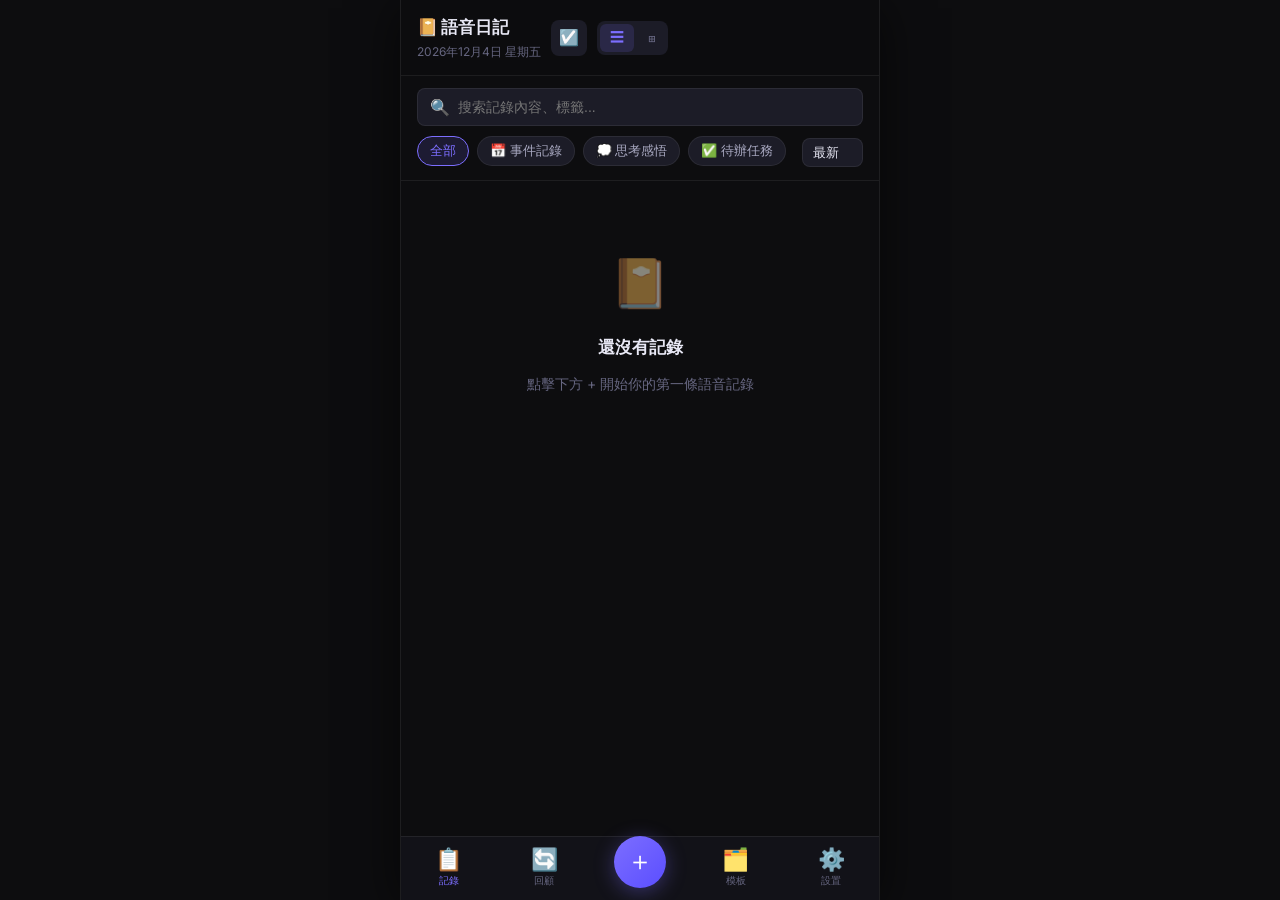
<file: index.html>
<!DOCTYPE html>
<html lang="zh-TW">
<head>
  <meta charset="UTF-8">
  <meta name="viewport" content="width=device-width, initial-scale=1.0, maximum-scale=1.0, user-scalable=no, viewport-fit=cover">
  <meta name="theme-color" content="#0D0D0F">
  <meta name="apple-mobile-web-app-capable" content="yes">
  <meta name="apple-mobile-web-app-status-bar-style" content="black-translucent">
  <meta name="apple-mobile-web-app-title" content="語音日記">
  <meta name="description" content="用語音記錄生活，AI 幫你反思總結，規避重複錯誤，讓每一天更有意義">
  <title>語音日記 · VoiceJournal</title>
  <link rel="manifest" href="manifest.json">
  <link rel="preconnect" href="https://fonts.googleapis.com">
  <link href="https://fonts.googleapis.com/css2?family=Inter:wght@400;500;600;700;800&display=swap" rel="stylesheet">
  <link rel="stylesheet" href="styles.css?v=6">
</head>
<body>

<div id="app">

  <!-- ════════════════════════════════════════════
       📋 視圖一：記錄列表
  ═══════════════════════════════════════════════ -->
  <section class="view" id="view-list" style="display:none">
    <div class="topbar">
      <div>
        <div class="topbar-title">📔 語音日記</div>
        <div class="topbar-sub" id="list-date"></div>
      </div>
      <button class="topbar-btn" id="select-all-btn" title="批量選擇">☑️</button>
      <div class="view-toggle">
        <button class="view-toggle-btn active" id="toggle-compact" title="緊湊模式">☰</button>
        <button class="view-toggle-btn" id="toggle-card" title="卡片模式">⊞</button>
      </div>
    </div>

    <!-- 工具欄 -->
    <div class="list-toolbar">
      <div class="search-box">
        <span class="search-icon">🔍</span>
        <input id="search-input" type="search" placeholder="搜索記錄內容、標籤...">
      </div>
      <div style="display:flex; gap:8px; align-items:center">
        <div class="filter-row" id="filter-bar" style="flex:1"></div>
        <select class="input" id="sort-select" style="width:auto;padding:6px 10px;font-size:13px;flex-shrink:0">
          <option value="newest">最新</option>
          <option value="oldest">最早</option>
          <option value="importance">最重要</option>
        </select>
      </div>
    </div>

    <!-- 批量操作欄 -->
    <div class="bulk-bar" id="bulk-bar">
      <span class="bulk-bar-info" id="bulk-count">已選 0 條</span>
      <button class="btn btn-sm btn-teal" id="bulk-export-btn">導出選中</button>
      <button class="btn btn-sm btn-secondary" id="select-all-btn2">全選</button>
    </div>

    <!-- 條目列表 -->
    <div id="entries-list" style="flex:1;overflow-y:auto;padding-top:4px"></div>
  </section>

  <!-- ════════════════════════════════════════════
       ✍️ 視圖二：新增記錄
  ═══════════════════════════════════════════════ -->
  <section class="view" id="view-new" style="display:none">
    <div class="topbar">
      <button class="topbar-btn back-btn">←</button>
      <div class="topbar-title">新增記錄</div>
      <button class="btn btn-primary btn-sm" id="save-entry-btn">保存</button>
    </div>

    <div class="new-scroll">
      <!-- 1. 語音輸入 -->
      <div class="card voice-area" style="margin-bottom:14px">
        <div style="font-size:12px;font-weight:700;color:var(--text-3);margin-bottom:8px">
          🎙️ 語音 / 文字輸入
        </div>
        <div class="voice-btn-wrap" style="padding:16px 0">
          <button class="voice-main-btn" id="voice-btn">🎙️</button>
          <div class="voice-hint" id="voice-hint">點擊開始語音輸入</div>
        </div>
        <textarea class="transcription-box" id="raw-text-area"
          placeholder="語音識別結果會顯示在這裡，也可以直接打字..."></textarea>
      </div>

      <!-- 2. 選類別 -->
      <div style="margin-bottom:14px">
        <div class="input-label" style="margin-bottom:8px">🗂️ 選擇分類</div>
        <div class="template-row" id="cat-chips"></div>
      </div>

      <!-- 3. 選模板 -->
      <div style="margin-bottom:14px">
        <div class="input-label" style="margin-bottom:8px">📋 選擇模板</div>
        <div class="template-row" id="tpl-chips"></div>
      </div>

      <!-- 4. AI 生成 -->
      <button class="btn btn-primary btn-block btn-lg" id="ai-generate-btn" style="margin-bottom:14px">
        ✨ AI 套模板整理
      </button>

      <!-- AI 結果展示 -->
      <div class="ai-result-box" id="ai-result-box" style="display:none; margin-bottom:14px">
        <div class="ai-result-header">
          <span>✨</span>
          <span>AI 整理結果</span>
          <button class="btn btn-ghost btn-sm" id="ai-regenerate-btn" style="margin-left:auto">重新生成</button>
        </div>
        <div class="ai-result-content" id="ai-result-content"></div>
      </div>

      <!-- 5. 標籤 -->
      <div class="input-group">
        <div class="input-label">🏷️ 標籤</div>
        <div class="tags-input-wrap" id="tags-wrap"></div>
      </div>

      <!-- 6. 重要程度 -->
      <div class="input-group">
        <div class="input-label">⭐ 重要程度</div>
        <div class="importance-btns" id="importance-wrap">
          <button class="imp-btn selected" data-imp="0">普通</button>
          <button class="imp-btn" data-imp="1">⭐ 重要</button>
          <button class="imp-btn" data-imp="2">⭐⭐ 很重要</button>
          <button class="imp-btn" data-imp="3">⭐⭐⭐ 極重要</button>
        </div>
      </div>

      <div style="height:20px"></div>
    </div>
  </section>

  <!-- ════════════════════════════════════════════
       📄 視圖三：記錄詳情 + AI 對話
  ═══════════════════════════════════════════════ -->
  <section class="view" id="view-detail" style="display:none">
    <div class="topbar">
      <button class="topbar-btn back-btn">←</button>
      <div class="topbar-title" id="detail-topbar-title">記錄詳情</div>
      <button class="topbar-btn" id="delete-entry-btn" title="刪除">🗑️</button>
    </div>

    <div style="flex:1; overflow-y:auto; display:flex; flex-direction:column">
      <!-- 元信息 -->
      <div class="detail-meta" id="detail-meta" style="padding:12px 16px"></div>

      <!-- 正文內容 -->
      <div class="detail-content" id="detail-content"></div>

      <!-- AI 對話區 -->
      <div class="chat-section">
        <div class="chat-section-title">
          <span>💬</span> AI 對話
          <button class="apply-template-btn" id="apply-template-btn" style="margin-left:auto;margin:0">
            📋 一鍵套模板整理
          </button>
        </div>
        <div class="chat-messages" id="chat-messages" style="padding:12px 16px;gap:10px;min-height:120px;max-height:300px;overflow-y:auto"></div>
        <div class="chat-input-row">
          <textarea class="chat-input" id="chat-input" rows="1"
            placeholder="選中文字或直接輸入問題..."></textarea>
          <button class="chat-voice-btn" id="chat-voice-btn">🎙️</button>
          <button class="chat-send-btn" id="chat-send-btn">➤</button>
        </div>
      </div>
    </div>
  </section>

  <!-- ════════════════════════════════════════════
       🗂️ 視圖四：模板管理
  ═══════════════════════════════════════════════ -->
  <section class="view" id="view-templates" style="display:none">
    <div class="topbar">
      <div class="topbar-title">🗂️ 模板管理</div>
      <button class="btn btn-primary btn-sm" id="add-template-btn">+ 新增模板</button>
    </div>
    <div style="flex:1;overflow-y:auto">
      <div id="templates-list" style="padding-bottom:20px"></div>
    </div>
  </section>

  <!-- ════════════════════════════════════════════
       🔄 視圖五：回顧中心
  ═══════════════════════════════════════════════ -->
  <section class="view" id="view-review" style="display:none">
    <div class="topbar">
      <div class="topbar-title">🔄 回顧中心</div>
    </div>
    <div style="flex:1;overflow-y:auto;padding-bottom:20px">
      <!-- 日期頭 -->
      <div class="review-header-card">
        <div class="date-big" id="review-date">今天</div>
        <h2>讓記錄從有記到有悟</h2>
      </div>

      <!-- 歷史上的今天 -->
      <div class="review-card-section">
        <div class="review-card-header">
          <span>🕐</span> 歷史上的今天
        </div>
        <div class="review-card-body" id="history-today-list">
          <div style="color:var(--text-3);font-size:14px">加載中...</div>
        </div>
      </div>

      <!-- 錯誤模式分析 -->
      <div class="review-card-section">
        <div class="review-card-header">
          <span>🔁</span> 錯誤模式分析
        </div>
        <div class="review-card-body">
          <p style="font-size:14px;color:var(--text-2);margin-bottom:12px;line-height:1.6">
            AI 掃描你所有錯誤復盤記錄，找出你反復踩的坑，告訴你下次怎麼避免。
          </p>
          <button class="btn btn-primary btn-block" id="error-analysis-btn">
            🧠 分析我的錯誤模式
          </button>
        </div>
      </div>

      <!-- 週報 -->
      <div class="review-card-section">
        <div class="review-card-header">
          <span>📊</span> 週報生成
        </div>
        <div class="review-card-body">
          <p style="font-size:14px;color:var(--text-2);margin-bottom:12px;line-height:1.6">
            AI 總結本週記錄，找出亮點和待改進，生成下週行動計劃。
          </p>
          <button class="btn btn-teal btn-block" id="weekly-report-btn">
            📝 生成本週回顧
          </button>
        </div>
      </div>
    </div>
  </section>

  <!-- ════════════════════════════════════════════
       ⚙️ 視圖六：設置
  ═══════════════════════════════════════════════ -->
  <section class="view" id="view-settings" style="display:none">
    <div class="topbar">
      <div class="topbar-title">⚙️ 設置</div>
    </div>
    <div style="flex:1;overflow-y:auto;padding-bottom:20px">

      <div class="section-title">AI 配置</div>
      <div class="settings-section">
        <div class="settings-group">
          <div class="settings-item" id="api-key-item" style="cursor:pointer">
            <div class="settings-icon" style="background:var(--primary-dim)">🔑</div>
            <div class="settings-info">
              <div class="settings-label">Gemini API Key（免費）</div>
              <div class="settings-sub">點擊設置或更改</div>
            </div>
            <div class="settings-value" id="api-key-value">未設置</div>
            <div class="settings-arrow">›</div>
          </div>
          <div class="settings-item" id="deepseek-item" style="cursor:pointer">
            <div class="settings-icon" style="background:rgba(78,205,196,0.15)">🤖</div>
            <div class="settings-info">
              <div class="settings-label">DeepSeek / 切換 AI 提供商</div>
              <div class="settings-sub">超便宜的付費方案，幾乎無限制</div>
            </div>
            <div class="settings-value" id="provider-value">Gemini</div>
            <div class="settings-arrow">›</div>
          </div>
        </div>
      </div>

      <div class="section-title">使用統計</div>
      <div class="settings-section">
        <div class="settings-group">
          <div class="settings-item">
            <div class="settings-icon" style="background:rgba(107,203,119,0.15)">📊</div>
            <div class="settings-info">
              <div class="settings-label">我的記錄</div>
            </div>
            <div class="settings-value" id="stats-value">0 條</div>
          </div>
        </div>
      </div>

      <div class="section-title">語音識別</div>
      <div class="settings-section">
        <div class="settings-group">
          <div class="settings-item">
            <div class="settings-icon" style="background:rgba(255,217,61,0.15)">🌏</div>
            <div class="settings-info">
              <div class="settings-label">識別語言</div>
            </div>
            <select class="input" id="voice-lang-select" style="width:auto;padding:6px 10px;font-size:13px;max-width:140px">
              <option value="zh-TW">繁體中文</option>
              <option value="zh-CN">簡體中文</option>
              <option value="en-US">英文</option>
            </select>
          </div>
        </div>
      </div>

      <div class="section-title">數據管理</div>
      <div class="settings-section">
        <div class="settings-group">
          <div class="settings-item" id="goto-data-mgmt" style="cursor:pointer">
            <div class="settings-icon" style="background:rgba(255,107,107,0.15)">💾</div>
            <div class="settings-info">
              <div class="settings-label">備份 & 恢復</div>
              <div class="settings-sub">導出 / 導入 JSON 備份文件</div>
            </div>
            <div class="settings-arrow">›</div>
          </div>
        </div>
      </div>

      <div class="section-title">關於</div>
      <div class="settings-section">
        <div class="settings-group">
          <div class="settings-item">
            <div class="settings-icon" style="background:var(--primary-dim)">📔</div>
            <div class="settings-info">
              <div class="settings-label">語音日記 VoiceJournal</div>
              <div class="settings-sub">數據全部存在你的設備本地，完全私密</div>
            </div>
            <div class="settings-value">v1.0</div>
          </div>
        </div>
      </div>
    </div>
  </section>

  <!-- ════════════════════════════════════════════
       💾 視圖七：數據管理
  ═══════════════════════════════════════════════ -->
  <section class="view" id="view-data" style="display:none">
    <div class="topbar">
      <button class="topbar-btn back-btn">←</button>
      <div class="topbar-title">💾 數據管理</div>
    </div>
    <div style="flex:1;overflow-y:auto;padding-bottom:20px">

      <!-- 統計 -->
      <div class="backup-info-card">
        <div class="backup-stat">
          <div class="backup-stat-item">
            <div class="backup-stat-num" id="stat-entries">0</div>
            <div class="backup-stat-label">條記錄</div>
          </div>
          <div class="backup-stat-item">
            <div class="backup-stat-num" id="stat-days">0</div>
            <div class="backup-stat-label">記錄天數</div>
          </div>
        </div>
        <p style="font-size:13px;color:var(--text-3);text-align:center;line-height:1.5">
          數據存儲在你設備的瀏覽器本地<br>建議定期備份到雲端或電腦保存
        </p>
      </div>

      <div class="section-title">備份 & 恢復</div>
      <div class="settings-section">
        <div class="settings-group">
          <div class="settings-item" id="export-btn" style="cursor:pointer">
            <div class="settings-icon" style="background:rgba(107,203,119,0.15)">📤</div>
            <div class="settings-info">
              <div class="settings-label">一鍵全量備份</div>
              <div class="settings-sub">下載包含所有記錄的 JSON 備份文件</div>
            </div>
            <div class="settings-arrow">›</div>
          </div>
          <div class="settings-item" id="import-btn" style="cursor:pointer">
            <div class="settings-icon" style="background:rgba(124,110,255,0.15)">📥</div>
            <div class="settings-info">
              <div class="settings-label">一鍵恢復</div>
              <div class="settings-sub">從 JSON 文件導入（支持合併/覆蓋）</div>
            </div>
            <div class="settings-arrow">›</div>
          </div>
        </div>
      </div>

      <div class="section-title">導出格式</div>
      <div class="settings-section">
        <div class="settings-group">
          <div class="settings-item" id="export-md-btn" style="cursor:pointer">
            <div class="settings-icon" style="background:rgba(78,205,196,0.15)">📝</div>
            <div class="settings-info">
              <div class="settings-label">導出為 Markdown</div>
              <div class="settings-sub">所有記錄的可讀文本格式</div>
            </div>
            <div class="settings-arrow">›</div>
          </div>
        </div>
      </div>

      <div class="section-title">危險操作</div>
      <div class="settings-section">
        <div class="settings-group">
          <div class="settings-item" id="clear-data-btn" style="cursor:pointer">
            <div class="settings-icon" style="background:var(--red-dim)">⚠️</div>
            <div class="settings-info">
              <div class="settings-label" style="color:var(--red)">清除所有數據</div>
              <div class="settings-sub">刪除包含所有記錄、模板、設置</div>
            </div>
          </div>
        </div>
      </div>
    </div>
  </section>

  <!-- ════════════════════════════════════════════
       底部導航欄
  ═══════════════════════════════════════════════ -->
  <nav class="bottom-nav">
    <button class="nav-btn active" data-view="list">
      <span class="nav-icon">📋</span>
      <span class="nav-label">記錄</span>
    </button>
    <button class="nav-btn" data-view="review">
      <span class="nav-icon">🔄</span>
      <span class="nav-label">回顧</span>
    </button>
    <div class="nav-center">
      <button class="nav-add-btn" id="nav-add-btn">＋</button>
    </div>
    <button class="nav-btn" data-view="templates">
      <span class="nav-icon">🗂️</span>
      <span class="nav-label">模板</span>
    </button>
    <button class="nav-btn" data-view="settings">
      <span class="nav-icon">⚙️</span>
      <span class="nav-label">設置</span>
    </button>
  </nav>

</div>

<!-- Toast 容器 -->
<div id="toast-container"></div>

<script>
  // 設置當天日期
  document.addEventListener('DOMContentLoaded', () => {
    const d = new Date();
    const el = document.getElementById('list-date');
    if (el) el.textContent = d.toLocaleDateString('zh-TW', { year:'numeric', month:'long', day:'numeric', weekday:'long' });

    // 語言設置初始化
    const langSelect = document.getElementById('voice-lang-select');
    if (langSelect) {
      langSelect.value = localStorage.getItem('voice_lang') || 'zh-TW';
      langSelect.addEventListener('change', (e) => {
        localStorage.setItem('voice_lang', e.target.value);
      });
    }

    // 數據管理跳轉
    document.getElementById('goto-data-mgmt')?.addEventListener('click', () => {
      // 找到 app.js 的 navigate 函數（通過 module 方式已掛載到全局）
      window.__navigate?.('data');
    });

    // Markdown 導出
    document.getElementById('export-md-btn')?.addEventListener('click', async () => {
      window.__exportMarkdown?.();
    });

    // 清除數據
    document.getElementById('clear-data-btn')?.addEventListener('click', () => {
      // 使用自定義確認框
      const overlay = document.createElement('div');
      overlay.className = 'modal-overlay';
      overlay.innerHTML = `
        <div class="modal" style="text-align:center">
          <div class="modal-handle"></div>
          <div style="font-size:17px;font-weight:700;margin-bottom:10px">⚠️ 危險操作</div>
          <div style="font-size:15px;color:var(--text-2);line-height:1.6;margin-bottom:20px">
            將清除所有日記記錄、模板和設置。<br>
            <strong style="color:var(--red)">此操作無法撤銷！</strong><br>
            請確認已備份數據後再繼續。
          </div>
          <div class="modal-actions">
            <button class="btn btn-secondary" id="clr-cancel">取消，我再想想</button>
            <button class="btn btn-danger" id="clr-ok">確認清除全部</button>
          </div>
        </div>`;
      overlay.querySelector('#clr-cancel').onclick = () => overlay.remove();
      overlay.querySelector('#clr-ok').onclick = () => {
        overlay.remove();
        indexedDB.deleteDatabase('VoiceJournalDB');
        localStorage.clear();
        location.reload();
      };
      document.body.appendChild(overlay);
    });
  });
</script>

<script type="module" src="js/app.js?v=6"></script>

</body>
</html>
</file>
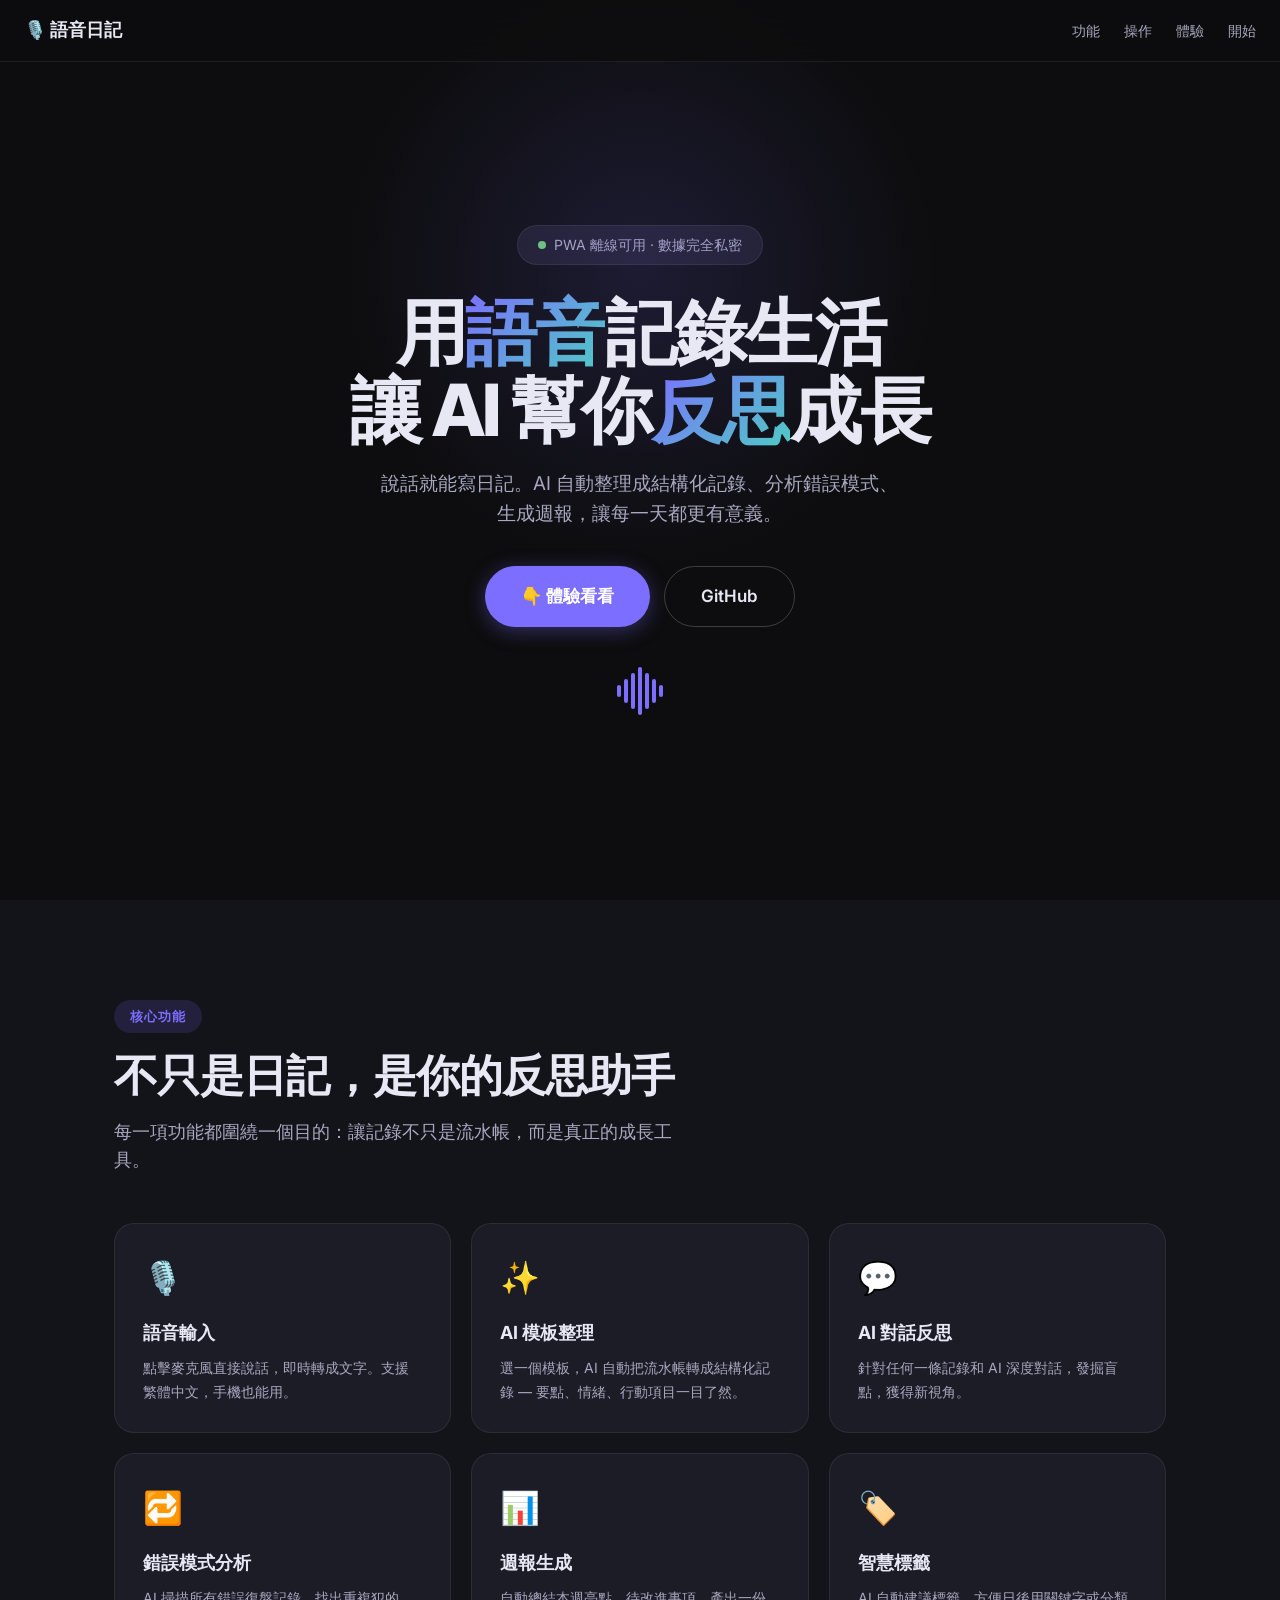
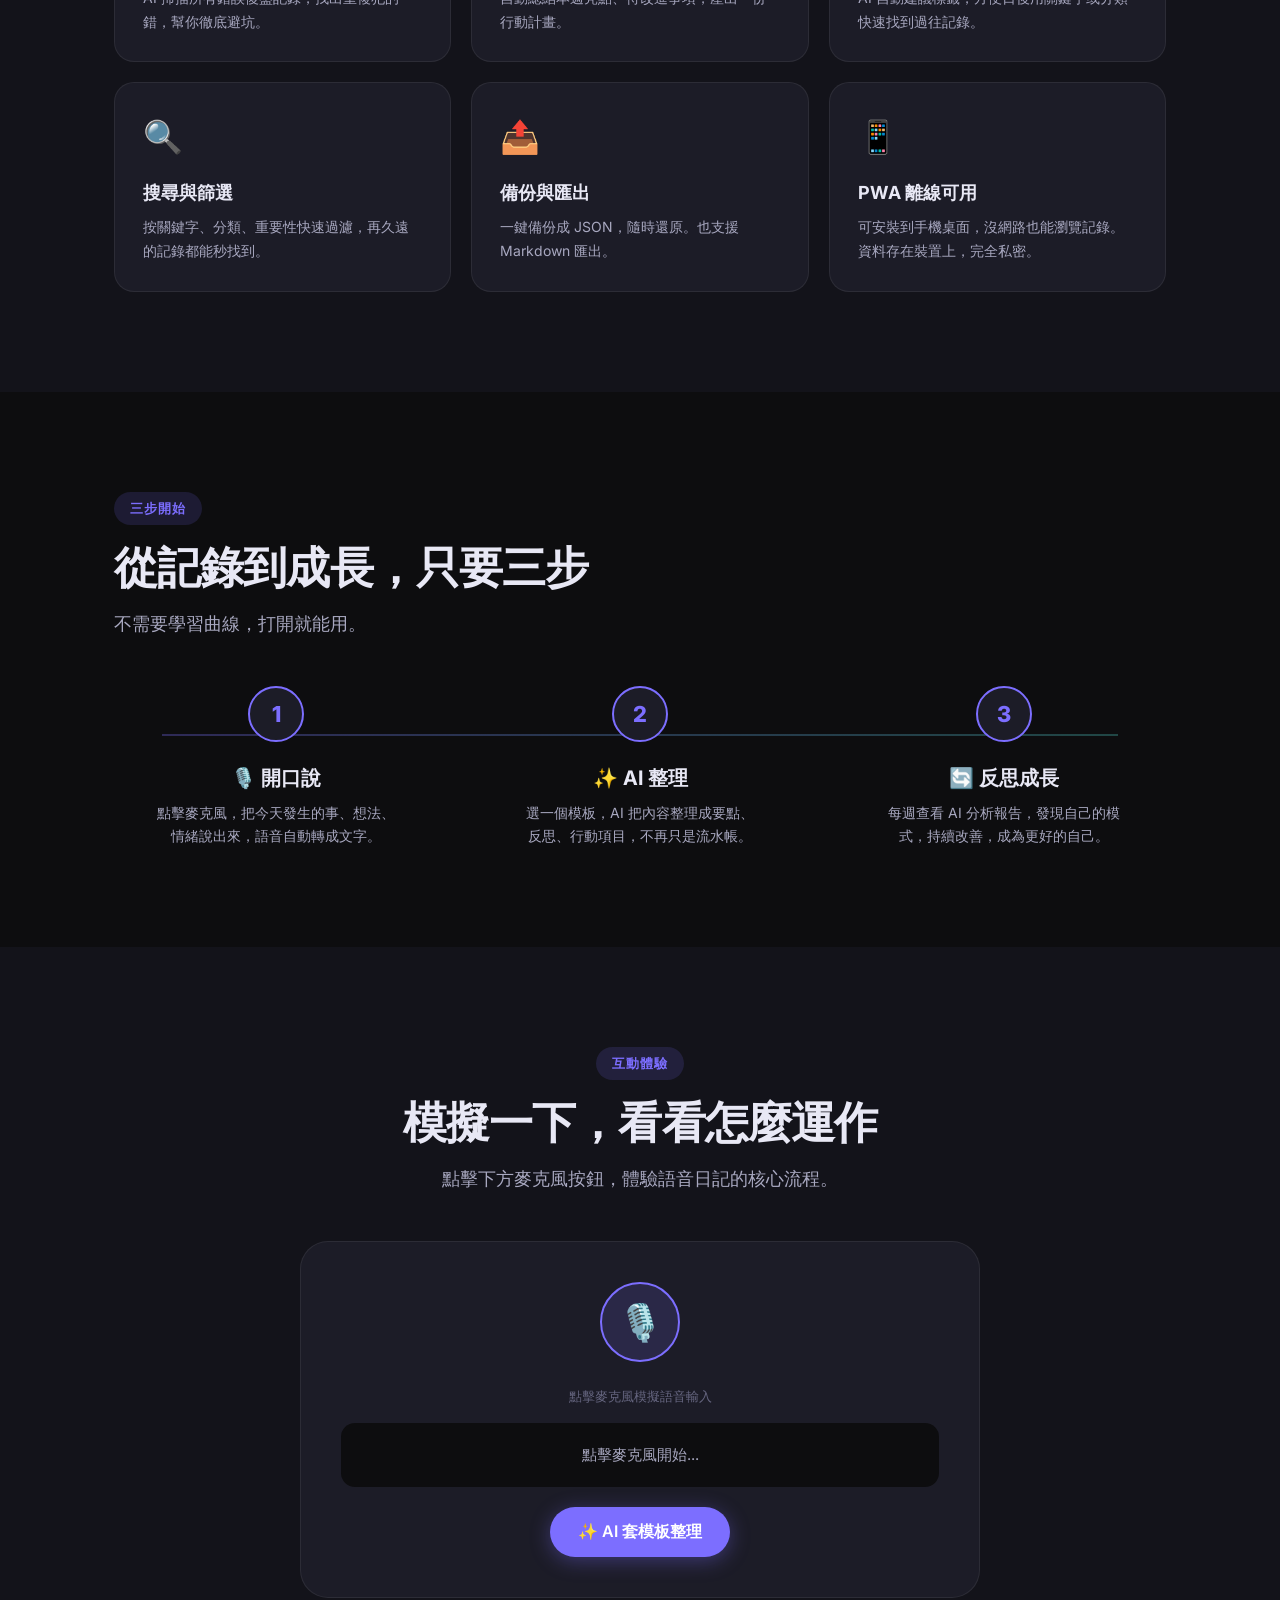
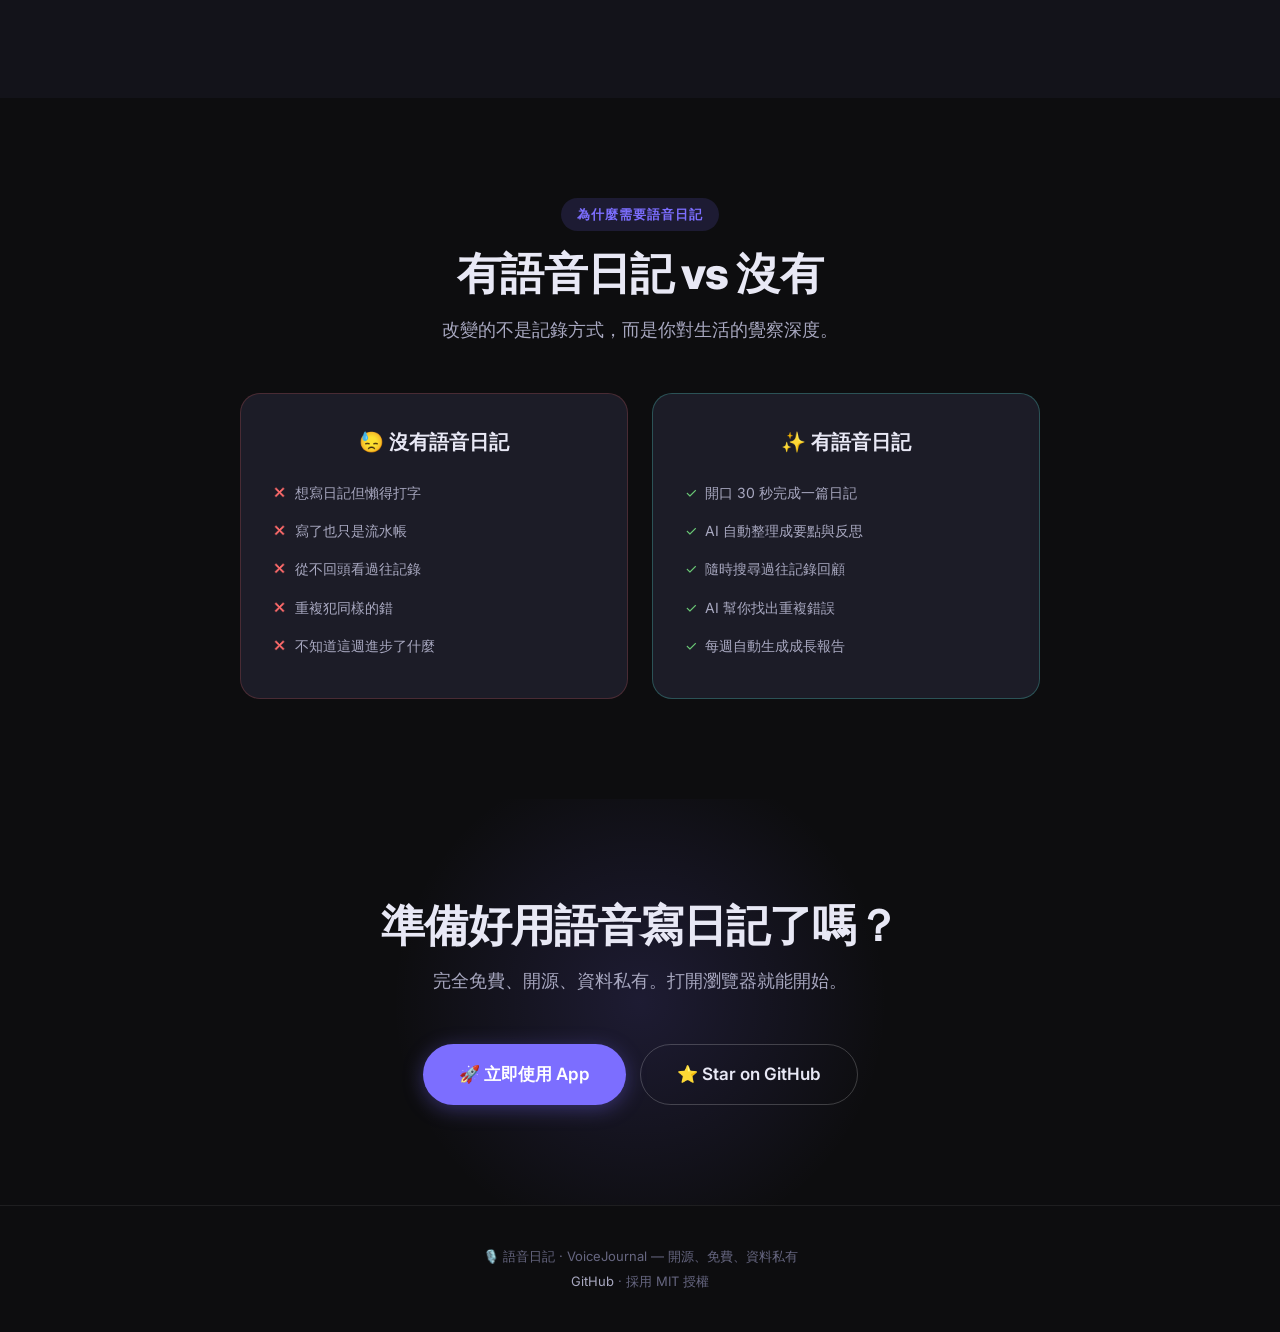
<file: landing/index.html>
<!DOCTYPE html>
<html lang="zh-TW">
<head>
<meta charset="UTF-8">
<meta name="viewport" content="width=device-width, initial-scale=1.0">
<meta name="theme-color" content="#0D0D0F">
<meta name="description" content="語音日記 — 用語音記錄生活，AI 幫你反思總結，讓每一天更有意義">
<title>語音日記 · VoiceJournal</title>
<link rel="preconnect" href="https://fonts.googleapis.com">
<link href="https://fonts.googleapis.com/css2?family=Inter:wght@400;500;600;700;800&display=swap" rel="stylesheet">
<style>
/* ============================================================
   Design Tokens
   ============================================================ */
:root {
  --bg:       #0D0D0F;
  --bg2:      #13131A;
  --surface:  #1C1C27;
  --surface2: #252535;
  --border:   rgba(255,255,255,0.07);

  --primary:      #7C6EFF;
  --primary-dim:  rgba(124,110,255,0.15);
  --primary-glow: rgba(124,110,255,0.35);
  --teal:         #4ECDC4;
  --teal-dim:     rgba(78,205,196,0.15);
  --yellow:       #FFD93D;
  --red:          #FF6B6B;
  --green:        #6BCB77;

  --text:    #E8E8F5;
  --text-2:  #A8A8C0;
  --text-3:  #666680;

  --radius:  14px;
  --radius-lg: 20px;
  --radius-xl: 28px;
  --transition: 0.3s cubic-bezier(0.4,0,0.2,1);
}

*, *::before, *::after { box-sizing: border-box; margin: 0; padding: 0; }

html {
  scroll-behavior: smooth;
  font-family: 'Inter', -apple-system, 'PingFang SC', 'Noto Sans TC', sans-serif;
  background: var(--bg);
  color: var(--text);
  font-size: 16px;
  line-height: 1.6;
  -webkit-font-smoothing: antialiased;
}

body { overflow-x: hidden; }

/* ─── Utility ─── */
.container {
  max-width: 1100px;
  margin: 0 auto;
  padding: 0 24px;
}

.section {
  padding: 100px 0;
}

.section-label {
  display: inline-block;
  font-size: 13px;
  font-weight: 700;
  letter-spacing: 0.08em;
  text-transform: uppercase;
  color: var(--primary);
  background: var(--primary-dim);
  padding: 6px 16px;
  border-radius: 99px;
  margin-bottom: 16px;
}

.section-title {
  font-size: clamp(28px, 5vw, 44px);
  font-weight: 800;
  line-height: 1.2;
  letter-spacing: -0.02em;
  margin-bottom: 16px;
}

.section-sub {
  font-size: 18px;
  color: var(--text-2);
  max-width: 560px;
  margin-bottom: 48px;
}

.btn {
  display: inline-flex;
  align-items: center;
  gap: 8px;
  padding: 14px 28px;
  border-radius: 99px;
  font-size: 16px;
  font-weight: 600;
  border: none;
  cursor: pointer;
  transition: var(--transition);
  text-decoration: none;
  font-family: inherit;
}
.btn-primary {
  background: var(--primary);
  color: #fff;
  box-shadow: 0 4px 20px var(--primary-glow);
}
.btn-primary:hover {
  transform: translateY(-2px);
  box-shadow: 0 8px 32px var(--primary-glow);
}
.btn-outline {
  background: transparent;
  color: var(--text);
  border: 1.5px solid rgba(255,255,255,0.2);
}
.btn-outline:hover {
  border-color: var(--primary);
  background: var(--primary-dim);
}
.btn-lg { padding: 16px 36px; font-size: 17px; }

/* ─── Nav ─── */
.nav {
  position: fixed;
  top: 0; left: 0; right: 0;
  z-index: 100;
  padding: 16px 24px;
  background: rgba(13,13,15,0.85);
  backdrop-filter: blur(20px);
  border-bottom: 1px solid var(--border);
  display: flex;
  align-items: center;
  justify-content: space-between;
}
.nav-logo {
  font-size: 18px;
  font-weight: 700;
  display: flex;
  align-items: center;
  gap: 8px;
}
.nav-links {
  display: flex;
  gap: 24px;
  list-style: none;
}
.nav-links a {
  color: var(--text-2);
  text-decoration: none;
  font-size: 14px;
  font-weight: 500;
  transition: color 0.2s;
}
.nav-links a:hover { color: var(--text); }

/* ─── Hero ─── */
.hero {
  min-height: 100vh;
  display: flex;
  align-items: center;
  justify-content: center;
  text-align: center;
  padding: 120px 24px 80px;
  position: relative;
  overflow: hidden;
}
.hero::before {
  content: '';
  position: absolute;
  top: 30%;
  left: 50%;
  transform: translate(-50%, -50%);
  width: 600px;
  height: 600px;
  background: radial-gradient(circle, var(--primary-dim) 0%, transparent 70%);
  pointer-events: none;
}
.hero-badge {
  display: inline-flex;
  align-items: center;
  gap: 8px;
  padding: 8px 20px;
  border-radius: 99px;
  background: var(--surface);
  border: 1px solid var(--border);
  font-size: 14px;
  color: var(--text-2);
  margin-bottom: 28px;
}
.hero-badge .dot {
  width: 8px; height: 8px;
  border-radius: 50%;
  background: var(--green);
  animation: pulse-dot 2s infinite;
}
.hero h1 {
  font-size: clamp(36px, 8vw, 72px);
  font-weight: 800;
  line-height: 1.08;
  letter-spacing: -0.03em;
  position: relative;
  z-index: 1;
}
.hero h1 em {
  font-style: normal;
  background: linear-gradient(135deg, var(--primary), var(--teal));
  -webkit-background-clip: text;
  -webkit-text-fill-color: transparent;
  background-clip: text;
}
.hero p {
  font-size: 19px;
  color: var(--text-2);
  max-width: 520px;
  margin: 20px auto 36px;
  position: relative;
  z-index: 1;
}
.hero-actions {
  display: flex;
  gap: 14px;
  justify-content: center;
  flex-wrap: wrap;
  position: relative;
  z-index: 1;
}

/* Sound Wave */
.wave-wrap {
  display: flex;
  align-items: center;
  justify-content: center;
  gap: 3px;
  height: 48px;
  margin-top: 40px;
  position: relative;
  z-index: 1;
}
.wave-bar {
  width: 4px;
  border-radius: 4px;
  background: var(--primary);
  animation: wave 1.2s ease-in-out infinite;
}
.wave-bar:nth-child(1) { height: 12px; animation-delay: 0s; }
.wave-bar:nth-child(2) { height: 24px; animation-delay: 0.1s; }
.wave-bar:nth-child(3) { height: 36px; animation-delay: 0.2s; }
.wave-bar:nth-child(4) { height: 48px; animation-delay: 0.3s; }
.wave-bar:nth-child(5) { height: 36px; animation-delay: 0.4s; }
.wave-bar:nth-child(6) { height: 24px; animation-delay: 0.5s; }
.wave-bar:nth-child(7) { height: 12px; animation-delay: 0.6s; }

@keyframes wave {
  0%, 100% { transform: scaleY(1); opacity: 0.5; }
  50% { transform: scaleY(0.3); opacity: 1; }
}
@keyframes pulse-dot {
  0%, 100% { opacity: 1; }
  50% { opacity: 0.3; }
}

/* ─── Features Grid ─── */
.features {
  background: var(--bg2);
}
.features-grid {
  display: grid;
  grid-template-columns: repeat(auto-fill, minmax(310px, 1fr));
  gap: 20px;
}
.feature-card {
  background: var(--surface);
  border: 1px solid var(--border);
  border-radius: var(--radius-lg);
  padding: 28px;
  transition: var(--transition);
  position: relative;
  overflow: hidden;
}
.feature-card:hover {
  transform: translateY(-4px);
  border-color: rgba(255,255,255,0.14);
  box-shadow: 0 12px 40px rgba(0,0,0,0.3);
}
.feature-card::after {
  content: '';
  position: absolute;
  top: 0; left: 0;
  width: 100%; height: 3px;
  background: linear-gradient(90deg, var(--primary), var(--teal));
  opacity: 0;
  transition: opacity 0.3s;
}
.feature-card:hover::after { opacity: 1; }
.feature-icon {
  font-size: 32px;
  margin-bottom: 16px;
  display: block;
}
.feature-card h3 {
  font-size: 18px;
  font-weight: 700;
  margin-bottom: 8px;
}
.feature-card p {
  font-size: 14px;
  color: var(--text-2);
  line-height: 1.7;
}

/* ─── How It Works ─── */
.steps {
  display: flex;
  gap: 40px;
  position: relative;
}
.steps::before {
  content: '';
  position: absolute;
  top: 48px; left: 48px;
  width: calc(100% - 96px);
  height: 2px;
  background: linear-gradient(90deg, var(--primary), var(--teal));
  opacity: 0.3;
}
.step {
  flex: 1;
  text-align: center;
  position: relative;
}
.step-num {
  width: 56px; height: 56px;
  border-radius: 50%;
  background: var(--surface);
  border: 2px solid var(--primary);
  display: flex;
  align-items: center;
  justify-content: center;
  font-size: 22px;
  font-weight: 800;
  color: var(--primary);
  margin: 0 auto 20px;
  position: relative;
  z-index: 1;
}
.step h3 {
  font-size: 20px;
  font-weight: 700;
  margin-bottom: 8px;
}
.step p {
  font-size: 14px;
  color: var(--text-2);
  max-width: 240px;
  margin: 0 auto;
}

/* ─── Demo ─── */
.demo-area {
  background: var(--surface);
  border: 1px solid var(--border);
  border-radius: var(--radius-xl);
  padding: 40px;
  max-width: 680px;
  margin: 0 auto;
}
.demo-mic {
  width: 80px; height: 80px;
  border-radius: 50%;
  background: var(--primary-dim);
  border: 2px solid var(--primary);
  display: flex;
  align-items: center;
  justify-content: center;
  font-size: 36px;
  margin: 0 auto 24px;
  cursor: pointer;
  transition: all 0.3s;
  user-select: none;
}
.demo-mic.recording {
  background: var(--red);
  border-color: var(--red);
  animation: mic-pulse 1.5s infinite;
}
@keyframes mic-pulse {
  0%, 100% { box-shadow: 0 0 0 0 rgba(255,107,107,0.4); }
  50% { box-shadow: 0 0 0 20px rgba(255,107,107,0); }
}
.demo-transcript {
  background: var(--bg);
  border-radius: var(--radius);
  padding: 20px;
  min-height: 60px;
  font-size: 15px;
  color: var(--text-2);
  margin-bottom: 20px;
  transition: all 0.3s;
}
.demo-transcript.has-text {
  color: var(--text);
}
.demo-ai-result {
  display: none;
  background: var(--teal-dim);
  border: 1px solid rgba(78,205,196,0.2);
  border-radius: var(--radius);
  padding: 20px;
  animation: fadeInUp 0.5s ease;
}
.demo-ai-result.visible { display: block; }
.demo-ai-result .ai-label {
  font-size: 12px;
  font-weight: 700;
  color: var(--teal);
  text-transform: uppercase;
  letter-spacing: 0.08em;
  margin-bottom: 8px;
}
.demo-ai-result .ai-text {
  font-size: 14px;
  color: var(--text);
  line-height: 1.7;
}

/* ─── Comparison ─── */
.compare-row {
  display: flex;
  gap: 24px;
  max-width: 800px;
  margin: 0 auto;
}
.compare-card {
  flex: 1;
  padding: 32px;
  border-radius: var(--radius-lg);
  border: 1px solid var(--border);
  text-align: center;
}
.compare-card.bad {
  background: var(--surface);
  border-color: rgba(255,107,107,0.2);
}
.compare-card.good {
  background: var(--surface);
  border-color: rgba(78,205,196,0.3);
}
.compare-card h3 {
  font-size: 20px;
  font-weight: 700;
  margin-bottom: 16px;
}
.compare-card ul {
  list-style: none;
  text-align: left;
  font-size: 14px;
  color: var(--text-2);
}
.compare-card li {
  padding: 8px 0;
  display: flex;
  align-items: center;
  gap: 8px;
}
.compare-card .cross { color: var(--red); }
.compare-card .check { color: var(--green); }

/* ─── CTA ─── */
.cta {
  text-align: center;
  position: relative;
  overflow: hidden;
}
.cta::before {
  content: '';
  position: absolute;
  top: 50%; left: 50%;
  transform: translate(-50%, -50%);
  width: 500px; height: 500px;
  background: radial-gradient(circle, var(--primary-dim) 0%, transparent 70%);
  pointer-events: none;
}

/* ─── Footer ─── */
.footer {
  padding: 40px 24px;
  text-align: center;
  border-top: 1px solid var(--border);
  color: var(--text-3);
  font-size: 13px;
}
.footer a {
  color: var(--text-2);
  text-decoration: none;
}
.footer a:hover { color: var(--primary); }

/* ─── Scroll Animations ─── */
.animate {
  opacity: 0;
  transform: translateY(30px);
  transition: opacity 0.7s ease, transform 0.7s ease;
}
.animate.visible {
  opacity: 1;
  transform: translateY(0);
}
.animate-delay-1 { transition-delay: 0.1s; }
.animate-delay-2 { transition-delay: 0.2s; }
.animate-delay-3 { transition-delay: 0.3s; }

@keyframes fadeInUp {
  from { opacity: 0; transform: translateY(12px); }
  to { opacity: 1; transform: translateY(0); }
}

/* ─── Typewriter cursor ─── */
.type-cursor::after {
  content: '|';
  animation: blink 0.8s infinite;
  color: var(--teal);
}
@keyframes blink {
  0%, 100% { opacity: 1; }
  50% { opacity: 0; }
}

/* ─── Responsive ─── */
@media (max-width: 768px) {
  .nav-links { display: none; }
  .section { padding: 64px 0; }
  .steps {
    flex-direction: column;
    gap: 32px;
  }
  .steps::before {
    top: 24px; left: 27px;
    width: 2px; height: calc(100% - 48px);
  }
  .step { display: flex; gap: 20px; text-align: left; }
  .step-num { margin: 0; flex-shrink: 0; }
  .step p { max-width: none; }
  .compare-row { flex-direction: column; }
  .features-grid { grid-template-columns: 1fr; }
  .demo-area { padding: 24px; }
}
@media (max-width: 480px) {
  .hero h1 { font-size: 32px; }
  .hero p { font-size: 16px; }
  .hero-actions { flex-direction: column; align-items: center; }
  .container { padding: 0 16px; }
}
</style>
</head>
<body>

<!-- ═══════════════════════════════════
     Nav
═══════════════════════════════════ -->
<nav class="nav">
  <div class="nav-logo">🎙️ 語音日記</div>
  <ul class="nav-links">
    <li><a href="#features">功能</a></li>
    <li><a href="#how">操作</a></li>
    <li><a href="#demo">體驗</a></li>
    <li><a href="#cta">開始</a></li>
  </ul>
</nav>

<!-- ═══════════════════════════════════
     Hero
═══════════════════════════════════ -->
<section class="hero">
  <div>
    <div class="hero-badge">
      <span class="dot"></span> PWA 離線可用 · 數據完全私密
    </div>
    <h1 class="animate">
      用<em>語音</em>記錄生活<br>讓 AI 幫你<em>反思</em>成長
    </h1>
    <p class="animate animate-delay-1">
      說話就能寫日記。AI 自動整理成結構化記錄、分析錯誤模式、生成週報，讓每一天都更有意義。
    </p>
    <div class="hero-actions animate animate-delay-2">
      <a href="#demo" class="btn btn-primary btn-lg">👇 體驗看看</a>
      <a href="https://github.com" class="btn btn-outline btn-lg" target="_blank" rel="noopener">GitHub</a>
    </div>
    <div class="wave-wrap animate animate-delay-3">
      <div class="wave-bar"></div><div class="wave-bar"></div><div class="wave-bar"></div>
      <div class="wave-bar"></div><div class="wave-bar"></div><div class="wave-bar"></div>
      <div class="wave-bar"></div>
    </div>
  </div>
</section>

<!-- ═══════════════════════════════════
     Features
═══════════════════════════════════ -->
<section class="section features" id="features">
  <div class="container">
    <div class="section-label animate">核心功能</div>
    <h2 class="section-title animate">不只是日記，是你的反思助手</h2>
    <p class="section-sub animate">每一項功能都圍繞一個目的：讓記錄不只是流水帳，而是真正的成長工具。</p>

    <div class="features-grid">
      <div class="feature-card animate">
        <span class="feature-icon">🎙️</span>
        <h3>語音輸入</h3>
        <p>點擊麥克風直接說話，即時轉成文字。支援繁體中文，手機也能用。</p>
      </div>
      <div class="feature-card animate animate-delay-1">
        <span class="feature-icon">✨</span>
        <h3>AI 模板整理</h3>
        <p>選一個模板，AI 自動把流水帳轉成結構化記錄 — 要點、情緒、行動項目一目了然。</p>
      </div>
      <div class="feature-card animate animate-delay-2">
        <span class="feature-icon">💬</span>
        <h3>AI 對話反思</h3>
        <p>針對任何一條記錄和 AI 深度對話，發掘盲點，獲得新視角。</p>
      </div>
      <div class="feature-card animate">
        <span class="feature-icon">🔁</span>
        <h3>錯誤模式分析</h3>
        <p>AI 掃描所有錯誤復盤記錄，找出重複犯的錯，幫你徹底避坑。</p>
      </div>
      <div class="feature-card animate animate-delay-1">
        <span class="feature-icon">📊</span>
        <h3>週報生成</h3>
        <p>自動總結本週亮點、待改進事項，產出一份行動計畫。</p>
      </div>
      <div class="feature-card animate animate-delay-2">
        <span class="feature-icon">🏷️</span>
        <h3>智慧標籤</h3>
        <p>AI 自動建議標籤，方便日後用關鍵字或分類快速找到過往記錄。</p>
      </div>
      <div class="feature-card animate">
        <span class="feature-icon">🔍</span>
        <h3>搜尋與篩選</h3>
        <p>按關鍵字、分類、重要性快速過濾，再久遠的記錄都能秒找到。</p>
      </div>
      <div class="feature-card animate animate-delay-1">
        <span class="feature-icon">📤</span>
        <h3>備份與匯出</h3>
        <p>一鍵備份成 JSON，隨時還原。也支援 Markdown 匯出。</p>
      </div>
      <div class="feature-card animate animate-delay-2">
        <span class="feature-icon">📱</span>
        <h3>PWA 離線可用</h3>
        <p>可安裝到手機桌面，沒網路也能瀏覽記錄。資料存在裝置上，完全私密。</p>
      </div>
    </div>
  </div>
</section>

<!-- ═══════════════════════════════════
     How It Works
═══════════════════════════════════ -->
<section class="section" id="how">
  <div class="container">
    <div class="section-label animate">三步開始</div>
    <h2 class="section-title animate">從記錄到成長，只要三步</h2>
    <p class="section-sub animate">不需要學習曲線，打開就能用。</p>

    <div class="steps">
      <div class="step animate">
        <div class="step-num">1</div>
        <div>
          <h3>🎙️ 開口說</h3>
          <p>點擊麥克風，把今天發生的事、想法、情緒說出來，語音自動轉成文字。</p>
        </div>
      </div>
      <div class="step animate animate-delay-1">
        <div class="step-num">2</div>
        <div>
          <h3>✨ AI 整理</h3>
          <p>選一個模板，AI 把內容整理成要點、反思、行動項目，不再只是流水帳。</p>
        </div>
      </div>
      <div class="step animate animate-delay-2">
        <div class="step-num">3</div>
        <div>
          <h3>🔄 反思成長</h3>
          <p>每週查看 AI 分析報告，發現自己的模式，持續改善，成為更好的自己。</p>
        </div>
      </div>
    </div>
  </div>
</section>

<!-- ═══════════════════════════════════
     Demo
═══════════════════════════════════ -->
<section class="section features" id="demo">
  <div class="container" style="text-align:center">
    <div class="section-label animate">互動體驗</div>
    <h2 class="section-title animate">模擬一下，看看怎麼運作</h2>
    <p class="section-sub animate" style="margin-left:auto;margin-right:auto">點擊下方麥克風按鈕，體驗語音日記的核心流程。</p>

    <div class="demo-area animate">
      <div class="demo-mic" id="demo-mic" title="點擊模擬錄音">🎙️</div>
      <div style="font-size:13px;color:var(--text-3);margin-bottom:16px" id="demo-hint">點擊麥克風模擬語音輸入</div>

      <div class="demo-transcript" id="demo-transcript">
        點擊麥克風開始...
      </div>

      <button class="btn btn-primary" id="demo-ai-btn" disabled>
        ✨ AI 套模板整理
      </button>

      <div class="demo-ai-result" id="demo-ai-result">
        <div class="ai-label">🤖 AI 整理結果</div>
        <div class="ai-text" id="demo-ai-text"></div>
      </div>
    </div>
  </div>
</section>

<!-- ═══════════════════════════════════
     Comparison
═══════════════════════════════════ -->
<section class="section" id="compare">
  <div class="container" style="text-align:center">
    <div class="section-label animate">為什麼需要語音日記</div>
    <h2 class="section-title animate">有語音日記 vs 沒有</h2>
    <p class="section-sub animate" style="margin-left:auto;margin-right:auto">改變的不是記錄方式，而是你對生活的覺察深度。</p>

    <div class="compare-row">
      <div class="compare-card bad animate">
        <h3>😓 沒有語音日記</h3>
        <ul>
          <li><span class="cross">✕</span> 想寫日記但懶得打字</li>
          <li><span class="cross">✕</span> 寫了也只是流水帳</li>
          <li><span class="cross">✕</span> 從不回頭看過往記錄</li>
          <li><span class="cross">✕</span> 重複犯同樣的錯</li>
          <li><span class="cross">✕</span> 不知道這週進步了什麼</li>
        </ul>
      </div>
      <div class="compare-card good animate animate-delay-1">
        <h3>✨ 有語音日記</h3>
        <ul>
          <li><span class="check">✓</span> 開口 30 秒完成一篇日記</li>
          <li><span class="check">✓</span> AI 自動整理成要點與反思</li>
          <li><span class="check">✓</span> 隨時搜尋過往記錄回顧</li>
          <li><span class="check">✓</span> AI 幫你找出重複錯誤</li>
          <li><span class="check">✓</span> 每週自動生成成長報告</li>
        </ul>
      </div>
    </div>
  </div>
</section>

<!-- ═══════════════════════════════════
     CTA
═══════════════════════════════════ -->
<section class="section cta" id="cta">
  <div class="container" style="position:relative;z-index:1">
    <h2 class="section-title animate" style="margin-left:auto;margin-right:auto;max-width:600px">
      準備好用語音寫日記了嗎？
    </h2>
    <p class="section-sub animate" style="margin-left:auto;margin-right:auto">
      完全免費、開源、資料私有。打開瀏覽器就能開始。
    </p>
    <div class="animate" style="display:flex;gap:14px;justify-content:center;flex-wrap:wrap">
      <a href="../index.html" class="btn btn-primary btn-lg">🚀 立即使用 App</a>
      <a href="https://github.com" class="btn btn-outline btn-lg" target="_blank" rel="noopener">⭐ Star on GitHub</a>
    </div>
  </div>
</section>

<!-- ═══════════════════════════════════
     Footer
═══════════════════════════════════ -->
<footer class="footer">
  <p>🎙️ 語音日記 · VoiceJournal — 開源、免費、資料私有</p>
  <p style="margin-top:4px">
    <a href="https://github.com">GitHub</a> · 採用 MIT 授權
  </p>
</footer>

<!-- ═══════════════════════════════════
     Scripts
═══════════════════════════════════ -->
<script>
// ─── Scroll Animation (Intersection Observer) ───
const observer = new IntersectionObserver((entries) => {
  entries.forEach(entry => {
    if (entry.isIntersecting) {
      entry.target.classList.add('visible');
    }
  });
}, { threshold: 0.15, rootMargin: '0px 0px -40px 0px' });

document.querySelectorAll('.animate').forEach(el => observer.observe(el));

// ─── Demo: Simulated Voice Recording ───
const demoMic = document.getElementById('demo-mic');
const demoHint = document.getElementById('demo-hint');
const demoTranscript = document.getElementById('demo-transcript');
const demoAiBtn = document.getElementById('demo-ai-btn');
const demoAiResult = document.getElementById('demo-ai-result');
const demoAiText = document.getElementById('demo-ai-text');

const simulatedText = '今天工作上有個專案會議，討論了新功能的方向。雖然有些意見分歧，但最後大家達成共識。會後和同事一起去吃了碗牛肉麵，聊了很多生活上的事。晚上回家想了想，覺得在會議中我應該更主動表達自己的觀點，不要怕衝突。';

let isRecording = false;
let recordTimer = null;
let charIndex = 0;

function resetDemo() {
  isRecording = false;
  charIndex = 0;
  demoMic.classList.remove('recording');
  demoMic.textContent = '🎙️';
  demoHint.textContent = '點擊麥克風模擬語音輸入';
  demoTranscript.textContent = '點擊麥克風開始...';
  demoTranscript.classList.remove('has-text', 'type-cursor');
  demoAiBtn.disabled = true;
  demoAiResult.classList.remove('visible');
  if (recordTimer) { clearInterval(recordTimer); recordTimer = null; }
}

demoMic.addEventListener('click', () => {
  if (isRecording) {
    // Stop recording
    isRecording = false;
    demoMic.classList.remove('recording');
    demoMic.textContent = '🎙️';
    demoHint.textContent = '錄製完成！點擊下方按鈕讓 AI 整理';
    demoTranscript.classList.remove('type-cursor');
    demoAiBtn.disabled = false;
    if (recordTimer) { clearInterval(recordTimer); recordTimer = null; }
  } else {
    // Start recording
    resetDemo();
    isRecording = true;
    charIndex = 0;
    demoMic.classList.add('recording');
    demoMic.textContent = '⏹️';
    demoHint.textContent = '模擬錄音中... 點擊停止';
    demoTranscript.textContent = '';
    demoTranscript.classList.add('has-text', 'type-cursor');

    recordTimer = setInterval(() => {
      if (charIndex < simulatedText.length) {
        demoTranscript.textContent += simulatedText[charIndex];
        charIndex++;
      } else {
        // Auto stop
        isRecording = false;
        demoMic.classList.remove('recording');
        demoMic.textContent = '🎙️';
        demoHint.textContent = '錄製完成！點擊下方按鈕讓 AI 整理';
        demoTranscript.classList.remove('type-cursor');
        demoAiBtn.disabled = false;
        clearInterval(recordTimer);
        recordTimer = null;
      }
    }, 40);
  }
});

// ─── Demo: Simulated AI Processing ───
function typeAIResult(i) {
  const result = `📌 核心要點
• 參加了專案會議，討論新功能方向
• 團隊最終達成共識
• 和同事午餐交流

😊 情緒
正面（達成共識的成就感），略帶遺憾（覺得自己不夠主動）

💡 反思
在會議中應該更勇於表達自己的觀點，建設性衝突能帶來更好的決策

✅ 行動項目
下次會議至少提出一個自己的想法或疑問`;

  if (i < result.length) {
    demoAiResult.classList.add('visible');
    demoAiText.textContent += result[i];
    demoAiResult.scrollIntoView({ behavior: 'smooth', block: 'nearest' });
    setTimeout(() => typeAIResult(i + 1), 15);
  } else {
    demoAiBtn.textContent = '✨ 重新整理';
    demoAiBtn.disabled = false;
  }
}

function runAI() {
  demoAiBtn.disabled = true;
  demoAiBtn.textContent = '⏳ AI 整理中...';
  demoAiResult.classList.remove('visible');
  demoAiText.textContent = '';
  setTimeout(() => typeAIResult(0), 800);
}

demoAiBtn.addEventListener('click', runAI);
</script>

</body>
</html>
</file>
<file: styles.css>
/* ============================================================
   styles.css — 語音日記 App 深色主題設計系統
   ============================================================ */

/* ─── 設計令牌 (CSS 變量) ─── */
:root {
  --bg:           #0D0D0F;
  --bg2:          #13131A;
  --surface:      #1C1C27;
  --surface2:     #252535;
  --surface3:     #2E2E42;
  --border:       rgba(255,255,255,0.07);
  --border-hover: rgba(255,255,255,0.14);

  --primary:      #7C6EFF;
  --primary-dim:  rgba(124,110,255,0.15);
  --primary-glow: rgba(124,110,255,0.35);
  --teal:         #4ECDC4;
  --teal-dim:     rgba(78,205,196,0.15);
  --yellow:       #FFD93D;
  --red:          #FF6B6B;
  --red-dim:      rgba(255,107,107,0.15);
  --green:        #6BCB77;

  --text:         #E8E8F5;
  --text-2:       #A8A8C0;
  --text-3:       #666680;
  --text-inv:     #0D0D0F;

  --radius-sm:    8px;
  --radius:       14px;
  --radius-lg:    20px;
  --radius-xl:    28px;

  --shadow:       0 4px 24px rgba(0,0,0,0.4);
  --shadow-lg:    0 8px 48px rgba(0,0,0,0.6);

  --transition:   0.2s cubic-bezier(0.4,0,0.2,1);
  --nav-h:        64px;
}

/* ─── 重置 & 基礎 ─── */
*, *::before, *::after { box-sizing: border-box; margin: 0; padding: 0; }

html, body {
  height: 100%;
  font-family: 'Inter', -apple-system, 'PingFang SC', 'Noto Sans TC', sans-serif;
  background: var(--bg);
  color: var(--text);
  font-size: 15px;
  line-height: 1.6;
  -webkit-font-smoothing: antialiased;
  overscroll-behavior: none;
}

#app {
  height: 100vh;
  display: flex;
  flex-direction: column;
  max-width: 480px;
  margin: 0 auto;
  position: relative;
  overflow: hidden;
}

/* ─── 視圖系統 ─── */
.view {
  position: absolute;
  inset: 0 0 var(--nav-h);
  overflow-y: auto;
  overflow-x: hidden;
  display: none;
  flex-direction: column;
  background: var(--bg);
  z-index: 0;
}
.view.active {
  display: flex !important;
  flex-direction: column;
  z-index: 1;
}
.view.slide-in { animation: slideIn 0.28s cubic-bezier(0.4,0,0.2,1) forwards; }
.view.slide-out { animation: slideOut 0.22s cubic-bezier(0.4,0,0.2,1) forwards; }

@keyframes slideIn {
  from { transform: translateX(40px); opacity: 0; }
  to   { transform: translateX(0);    opacity: 1; }
}
@keyframes slideOut {
  from { transform: translateX(0);     opacity: 1; }
  to   { transform: translateX(-30px); opacity: 0; }
}

/* ─── 頂部導航欄 ─── */
.topbar {
  position: sticky;
  top: 0;
  z-index: 10;
  background: rgba(13,13,15,0.85);
  backdrop-filter: blur(20px);
  -webkit-backdrop-filter: blur(20px);
  border-bottom: 1px solid var(--border);
  padding: 14px 16px;
  display: flex;
  align-items: center;
  gap: 10px;
  min-height: 56px;
}
.topbar-title {
  flex: 1;
  font-size: 17px;
  font-weight: 650;
  letter-spacing: -0.3px;
}
.topbar-sub {
  font-size: 12px;
  color: var(--text-3);
  font-weight: 400;
  margin-top: 1px;
}
.topbar-btn {
  width: 36px; height: 36px;
  border-radius: var(--radius-sm);
  border: none;
  background: var(--surface);
  color: var(--text-2);
  display: flex; align-items: center; justify-content: center;
  cursor: pointer;
  font-size: 16px;
  transition: all var(--transition);
  flex-shrink: 0;
}
.topbar-btn:hover, .topbar-btn:active { background: var(--surface2); color: var(--text); }

/* ─── 底部導航欄 ─── */
.bottom-nav {
  position: absolute;
  bottom: 0; left: 0; right: 0;
  height: var(--nav-h);
  background: rgba(19,19,26,0.95);
  backdrop-filter: blur(20px);
  -webkit-backdrop-filter: blur(20px);
  border-top: 1px solid var(--border);
  display: flex;
  align-items: center;
  z-index: 100;
  padding-bottom: env(safe-area-inset-bottom);
}
.nav-btn {
  flex: 1;
  display: flex; flex-direction: column; align-items: center;
  gap: 3px;
  padding: 8px 0;
  background: none; border: none; cursor: pointer;
  color: var(--text-3);
  transition: color var(--transition);
  -webkit-tap-highlight-color: transparent;
}
.nav-btn.active { color: var(--primary); }
.nav-btn .nav-icon { font-size: 22px; line-height: 1; }
.nav-btn .nav-label { font-size: 10px; font-weight: 500; }

/* 中間的新增按鈕 */
.nav-center { position: relative; flex: 1; display: flex; justify-content: center; }
.nav-add-btn {
  width: 52px; height: 52px;
  border-radius: 50%;
  background: linear-gradient(135deg, var(--primary), #5B4EFF);
  border: none; cursor: pointer;
  display: flex; align-items: center; justify-content: center;
  font-size: 26px;
  color: white;
  box-shadow: 0 4px 20px var(--primary-glow);
  transition: all var(--transition);
  margin-top: -14px;
  -webkit-tap-highlight-color: transparent;
}
.nav-add-btn:active { transform: scale(0.92); }

/* ─── 通用組件 ─── */
.btn {
  display: inline-flex; align-items: center; justify-content: center; gap: 6px;
  padding: 10px 18px;
  border-radius: var(--radius-sm);
  border: none; cursor: pointer;
  font-size: 14px; font-weight: 600;
  transition: all var(--transition);
  -webkit-tap-highlight-color: transparent;
}
.btn-primary {
  background: linear-gradient(135deg, var(--primary), #5B4EFF);
  color: white;
  box-shadow: 0 4px 14px var(--primary-glow);
}
.btn-primary:active { transform: scale(0.97); }
.btn-secondary { background: var(--surface2); color: var(--text); }
.btn-secondary:hover { background: var(--surface3); }
.btn-danger { background: var(--red-dim); color: var(--red); }
.btn-ghost { background: transparent; color: var(--text-2); }
.btn-teal { background: var(--teal-dim); color: var(--teal); }
.btn-sm { padding: 6px 12px; font-size: 13px; }
.btn-lg { padding: 14px 24px; font-size: 16px; border-radius: var(--radius); }
.btn-block { width: 100%; }

/* ─── 卡片 ─── */
.card {
  background: var(--surface);
  border-radius: var(--radius);
  border: 1px solid var(--border);
  padding: 16px;
  transition: border-color var(--transition);
}
.card:hover { border-color: var(--border-hover); }

/* ─── 輸入框 ─── */
.input, .textarea, select.input {
  width: 100%;
  background: var(--surface);
  border: 1px solid var(--border);
  border-radius: var(--radius-sm);
  color: var(--text);
  padding: 11px 14px;
  font-size: 15px;
  font-family: inherit;
  outline: none;
  transition: border-color var(--transition);
  appearance: none;
}
.input:focus, .textarea:focus { border-color: var(--primary); }
.textarea { resize: vertical; min-height: 100px; line-height: 1.6; }
.input-group { display: flex; flex-direction: column; gap: 6px; margin-bottom: 14px; }
.input-label { font-size: 13px; font-weight: 600; color: var(--text-2); }

/* ─── 標籤 Badge ─── */
.badge {
  display: inline-flex; align-items: center; gap: 4px;
  padding: 3px 9px;
  border-radius: 100px;
  font-size: 12px; font-weight: 600;
  white-space: nowrap;
}
.badge-cat {
  background: var(--primary-dim);
  color: var(--primary);
}
.badge-tag {
  background: var(--surface2);
  color: var(--text-2);
}
.badge-star { color: var(--yellow); font-size: 13px; }

/* ─── 分割線 ─── */
.divider {
  height: 1px;
  background: var(--border);
  margin: 12px 0;
}
.section-title {
  font-size: 11px;
  font-weight: 700;
  color: var(--text-3);
  letter-spacing: 0.08em;
  text-transform: uppercase;
  padding: 16px 16px 8px;
}

/* ─── 加載 & 空狀態 ─── */
.loading-spinner {
  display: flex; align-items: center; justify-content: center;
  gap: 10px;
  padding: 32px;
  color: var(--text-3);
  font-size: 14px;
}
.spinner-dot {
  width: 8px; height: 8px;
  border-radius: 50%;
  background: var(--primary);
  animation: bounce 1.2s infinite ease-in-out;
}
.spinner-dot:nth-child(2) { animation-delay: 0.2s; }
.spinner-dot:nth-child(3) { animation-delay: 0.4s; }
@keyframes bounce {
  0%,80%,100% { transform: scale(0.7); opacity: 0.4; }
  40% { transform: scale(1.1); opacity: 1; }
}

.empty-state {
  display: flex; flex-direction: column; align-items: center;
  gap: 12px;
  padding: 60px 32px;
  text-align: center;
}
.empty-icon { font-size: 48px; opacity: 0.5; }
.empty-title { font-size: 17px; font-weight: 650; }
.empty-desc { font-size: 14px; color: var(--text-3); line-height: 1.5; }

/* ─── Toast 提示 ─── */
#toast-container {
  position: fixed;
  bottom: calc(var(--nav-h) + 12px);
  left: 50%; transform: translateX(-50%);
  z-index: 9999;
  display: flex; flex-direction: column; gap: 8px;
  pointer-events: none;
  width: 90%; max-width: 340px;
}
.toast {
  background: var(--surface3);
  border: 1px solid var(--border-hover);
  padding: 12px 16px;
  border-radius: var(--radius-sm);
  font-size: 14px;
  box-shadow: var(--shadow);
  animation: toastIn 0.3s ease, toastOut 0.3s ease 2.5s forwards;
}
.toast.success { border-left: 3px solid var(--green); }
.toast.error   { border-left: 3px solid var(--red); }
.toast.info    { border-left: 3px solid var(--primary); }
@keyframes toastIn  { from { opacity:0; transform:translateY(12px); } to { opacity:1; transform:none; } }
@keyframes toastOut { to   { opacity:0; transform:translateY(-8px); } }

/* ─── 模態框 ─── */
.modal-overlay {
  position: fixed; inset: 0; z-index: 200;
  background: rgba(0,0,0,0.7);
  backdrop-filter: blur(4px);
  display: flex; align-items: flex-end; justify-content: center;
  padding: 0;
  animation: fadeIn 0.2s ease;
}
.modal {
  background: var(--surface);
  border-radius: var(--radius-lg) var(--radius-lg) 0 0;
  border: 1px solid var(--border);
  width: 100%; max-width: 480px;
  max-height: 90vh;
  overflow-y: auto;
  padding: 24px 20px;
  animation: slideUp 0.3s cubic-bezier(0.4,0,0.2,1);
}
@keyframes fadeIn  { from { opacity:0; } }
@keyframes slideUp { from { transform:translateY(40px); opacity:0; } }
.modal-handle {
  width: 36px; height: 4px;
  background: var(--surface3);
  border-radius: 2px;
  margin: 0 auto 20px;
}
.modal-title { font-size: 18px; font-weight: 700; margin-bottom: 16px; }
.modal-actions { display: flex; gap: 10px; margin-top: 20px; }
.modal-actions .btn { flex: 1; }

/* ─── 列表頁 ─── */
#view-list .list-toolbar {
  padding: 12px 16px;
  display: flex;
  flex-direction: column;
  gap: 10px;
  border-bottom: 1px solid var(--border);
}
.search-box {
  display: flex; align-items: center; gap: 8px;
  background: var(--surface);
  border: 1px solid var(--border);
  border-radius: var(--radius-sm);
  padding: 0 12px;
}
.search-box input {
  flex: 1; background: none; border: none;
  color: var(--text); font-size: 14px;
  padding: 10px 0; outline: none;
}
.search-box .search-icon { color: var(--text-3); font-size: 16px; }
.filter-row {
  display: flex; gap: 8px; overflow-x: auto;
  padding-bottom: 2px;
  scrollbar-width: none;
}
.filter-row::-webkit-scrollbar { display: none; }
.filter-chip {
  flex-shrink: 0;
  padding: 5px 12px;
  border-radius: 100px;
  border: 1px solid var(--border);
  background: var(--surface);
  color: var(--text-2);
  font-size: 13px; font-weight: 500;
  cursor: pointer;
  transition: all var(--transition);
  white-space: nowrap;
}
.filter-chip.active {
  background: var(--primary-dim);
  border-color: var(--primary);
  color: var(--primary);
}

/* 緊湊模式條目 */
#entries-list { flex: 1; overflow-y: auto; }
.entry-compact {
  display: flex; align-items: flex-start; gap: 10px;
  padding: 11px 16px;
  border-bottom: 1px solid var(--border);
  cursor: pointer;
  transition: background var(--transition);
  -webkit-tap-highlight-color: transparent;
}
.entry-compact:active { background: var(--surface); }
.entry-compact .dot {
  width: 7px; height: 7px; border-radius: 50%;
  flex-shrink: 0; margin-top: 6px;
}
.entry-compact .ec-meta {
  display: flex; gap: 6px; align-items: center;
  font-size: 11px; color: var(--text-3); flex-wrap: wrap;
}
.entry-compact .ec-preview {
  font-size: 14px; color: var(--text-2);
  margin-top: 2px;
  overflow: hidden;
  display: -webkit-box;
  -webkit-line-clamp: 1;
  -webkit-box-orient: vertical;
}
.entry-compact .ec-stars { font-size: 11px; margin-left: auto; flex-shrink: 0; }

/* 卡片模式條目 */
.entry-card {
  margin: 0 16px 12px;
  background: var(--surface);
  border-radius: var(--radius);
  border: 1px solid var(--border);
  overflow: hidden;
  cursor: pointer;
  transition: all var(--transition);
  -webkit-tap-highlight-color: transparent;
}
.entry-card:active { transform: scale(0.99); }
.ec-header {
  display: flex; align-items: center; gap: 8px;
  padding: 12px 14px 10px;
}
.ec-time { font-size: 11px; color: var(--text-3); }
.ec-cat-badge { margin-left: auto; }
.ec-body { padding: 0 14px 12px; }
.ec-preview-card {
  font-size: 14px; color: var(--text);
  margin-bottom: 8px;
  overflow: hidden;
  display: -webkit-box;
  -webkit-line-clamp: 2;
  -webkit-box-orient: vertical;
  line-height: 1.5;
}
.ec-tags { display: flex; gap: 5px; flex-wrap: wrap; }
.ec-footer {
  display: flex; align-items: center; gap: 8px;
  padding: 8px 14px;
  border-top: 1px solid var(--border);
  font-size: 12px; color: var(--text-3);
}
.ec-footer .chat-count { display: flex; align-items: center; gap: 4px; }
.view-toggle {
  display: flex; gap: 4px;
  background: var(--surface);
  border-radius: var(--radius-sm);
  padding: 3px;
}
.view-toggle-btn {
  padding: 5px 10px;
  border-radius: 6px;
  border: none; background: none;
  color: var(--text-3); cursor: pointer;
  font-size: 14px;
  transition: all var(--transition);
}
.view-toggle-btn.active {
  background: var(--primary-dim);
  color: var(--primary);
}

/* ─── 新增記錄頁 ─── */
#view-new {
  background: var(--bg);
}
.new-scroll { flex: 1; overflow-y: auto; padding: 16px; }

/* 語音按鈕 */
.voice-area {
  margin-bottom: 16px;
}
.voice-btn-wrap {
  display: flex; flex-direction: column; align-items: center; gap: 12px;
  padding: 24px 0;
}
.voice-main-btn {
  width: 88px; height: 88px;
  border-radius: 50%;
  background: var(--surface2);
  border: 2px solid var(--border);
  color: var(--text-2);
  font-size: 36px;
  display: flex; align-items: center; justify-content: center;
  cursor: pointer;
  transition: all var(--transition);
  position: relative;
}
.voice-main-btn.recording {
  background: var(--red-dim);
  border-color: var(--red);
  color: var(--red);
  animation: pulse 1.5s infinite;
}
.voice-main-btn:active { transform: scale(0.94); }
.voice-hint { font-size: 13px; color: var(--text-3); }
@keyframes pulse {
  0%,100% { box-shadow: 0 0 0 0 rgba(255,107,107,0.4); }
  50% { box-shadow: 0 0 0 16px rgba(255,107,107,0); }
}

/* 轉文字區 */
.transcription-box {
  background: var(--surface);
  border: 1px solid var(--border);
  border-radius: var(--radius-sm);
  padding: 12px;
  min-height: 80px;
  font-size: 15px;
  line-height: 1.7;
  color: var(--text);
  outline: none;
  width: 100%;
  font-family: inherit;
  resize: none;
}
.transcription-box.interim { color: var(--text-3); }

/* 模板選擇器 */
.template-selector {
  display: flex; flex-direction: column; gap: 8px;
  margin-bottom: 16px;
}
.template-row {
  display: flex; gap: 8px;
  overflow-x: auto;
  scrollbar-width: none;
}
.template-row::-webkit-scrollbar { display: none; }
.template-chip {
  flex-shrink: 0;
  padding: 7px 14px;
  border-radius: 100px;
  border: 1px solid var(--border);
  background: var(--surface);
  color: var(--text-2);
  font-size: 13px; font-weight: 500;
  cursor: pointer;
  transition: all var(--transition);
  white-space: nowrap;
  display: flex; align-items: center; gap: 5px;
}
.template-chip.selected {
  border-color: var(--primary);
  background: var(--primary-dim);
  color: var(--primary);
}

/* AI 生成結果 */
.ai-result-box {
  background: var(--surface);
  border: 1px solid var(--border);
  border-radius: var(--radius);
  overflow: hidden;
}
.ai-result-header {
  display: flex; align-items: center; gap: 8px;
  padding: 12px 14px;
  border-bottom: 1px solid var(--border);
  font-size: 13px; font-weight: 600;
  color: var(--text-2);
}
.ai-result-content {
  padding: 14px;
  font-size: 14px; line-height: 1.8;
  color: var(--text);
  white-space: pre-wrap;
  word-break: break-word;
}
/* Markdown 基礎渲染 */
.ai-result-content strong { color: var(--text); font-weight: 700; }
.ai-result-content .checkbox-item { display: flex; gap: 6px; align-items: flex-start; }

/* 標籤輸入 */
.tags-input-wrap {
  display: flex; flex-wrap: wrap; gap: 6px; align-items: center;
  background: var(--surface);
  border: 1px solid var(--border);
  border-radius: var(--radius-sm);
  padding: 8px 12px;
  min-height: 42px;
}
.tag-item {
  display: flex; align-items: center; gap: 4px;
  background: var(--primary-dim);
  color: var(--primary);
  padding: 3px 8px;
  border-radius: 100px;
  font-size: 13px;
}
.tag-item button {
  background: none; border: none;
  color: var(--primary); cursor: pointer;
  font-size: 14px; line-height: 1;
  padding: 0 1px;
}
.tags-input {
  flex: 1; min-width: 80px;
  background: none; border: none;
  color: var(--text); font-size: 14px;
  outline: none;
}

/* 重要程度 */
.importance-btns {
  display: flex; gap: 6px;
}
.imp-btn {
  flex: 1; padding: 8px;
  border-radius: var(--radius-sm);
  border: 1px solid var(--border);
  background: var(--surface);
  color: var(--text-3);
  font-size: 14px; cursor: pointer;
  transition: all var(--transition);
  text-align: center;
}
.imp-btn.selected {
  border-color: var(--yellow);
  background: rgba(255,217,61,0.12);
  color: var(--yellow);
}

/* ─── 詳情頁 ─── */
#view-detail { background: var(--bg); }
.detail-meta {
  display: flex; flex-wrap: wrap; gap: 6px; align-items: center;
  padding: 0 16px 12px;
}
.detail-content {
  padding: 16px;
  font-size: 15px; line-height: 1.85;
  color: var(--text);
  white-space: pre-wrap;
  word-break: break-word;
}
/* Markdown in detail */
.md strong, .md b { font-weight: 700; }
.md em { font-style: italic; color: var(--text-2); }

/* AI 對話區 */
.chat-section {
  border-top: 1px solid var(--border);
  display: flex; flex-direction: column;
}
.chat-section-title {
  padding: 12px 16px;
  font-size: 13px; font-weight: 700;
  color: var(--text-2);
  display: flex; align-items: center; gap: 8px;
}
.chat-messages {
  flex: 1;
  padding: 0 16px;
  display: flex; flex-direction: column; gap: 10px;
  overflow-y: auto;
}
.chat-msg {
  display: flex; flex-direction: column; gap: 4px;
  max-width: 90%;
}
.chat-msg.user { align-self: flex-end; align-items: flex-end; }
.chat-msg.ai   { align-self: flex-start; }
.chat-bubble {
  padding: 10px 14px;
  border-radius: var(--radius);
  font-size: 14px; line-height: 1.6;
  word-break: break-word;
}
.chat-msg.user .chat-bubble {
  background: var(--primary);
  color: white;
  border-bottom-right-radius: 4px;
}
.chat-msg.ai .chat-bubble {
  background: var(--surface2);
  color: var(--text);
  border-bottom-left-radius: 4px;
  white-space: pre-wrap;
}
.chat-time { font-size: 11px; color: var(--text-3); padding: 0 4px; }
.chat-input-row {
  display: flex; gap: 8px; align-items: center;
  padding: 12px 16px;
  border-top: 1px solid var(--border);
  background: var(--bg2);
}
.chat-input {
  flex: 1;
  background: var(--surface);
  border: 1px solid var(--border);
  border-radius: 20px;
  color: var(--text);
  padding: 9px 14px;
  font-size: 14px; font-family: inherit;
  outline: none;
  resize: none;
  max-height: 100px;
  transition: border-color var(--transition);
}
.chat-input:focus { border-color: var(--primary); }
.chat-send-btn, .chat-voice-btn {
  width: 36px; height: 36px;
  border-radius: 50%;
  border: none; cursor: pointer;
  display: flex; align-items: center; justify-content: center;
  font-size: 17px;
  transition: all var(--transition);
  flex-shrink: 0;
}
.chat-send-btn { background: var(--primary); color: white; box-shadow: 0 2px 8px var(--primary-glow); }
.chat-voice-btn { background: var(--surface2); color: var(--text-2); }
.chat-voice-btn.recording { background: var(--red-dim); color: var(--red); }

/* 一鍵套模板按鈕 */
.apply-template-btn {
  margin: 8px 16px;
  padding: 10px 16px;
  background: var(--teal-dim);
  border: 1px solid rgba(78,205,196,0.3);
  border-radius: var(--radius-sm);
  color: var(--teal);
  font-size: 13px; font-weight: 600;
  cursor: pointer;
  display: flex; align-items: center; gap: 8px;
  transition: all var(--transition);
}
.apply-template-btn:hover { background: rgba(78,205,196,0.2); }

/* ─── 模板管理頁 ─── */
.template-group {
  margin-bottom: 4px;
}
.template-group-header {
  display: flex; align-items: center; gap: 8px;
  padding: 10px 16px 6px;
  font-size: 13px; font-weight: 700;
  color: var(--text-2);
}
.template-item {
  display: flex; align-items: center; gap: 10px;
  padding: 12px 16px;
  border-bottom: 1px solid var(--border);
  transition: background var(--transition);
}
.template-item:active { background: var(--surface); }
.template-item-info { flex: 1; }
.template-item-name { font-size: 15px; font-weight: 600; }
.template-item-sub { font-size: 12px; color: var(--text-3); margin-top: 1px; }
.template-item-actions {
  display: flex; gap: 6px;
}
.icon-btn {
  width: 32px; height: 32px;
  border-radius: var(--radius-sm);
  border: none; background: var(--surface2);
  color: var(--text-2);
  display: flex; align-items: center; justify-content: center;
  font-size: 15px; cursor: pointer;
  transition: all var(--transition);
}
.icon-btn:hover { background: var(--surface3); color: var(--text); }
.icon-btn.danger { background: var(--red-dim); color: var(--red); }

/* 模板編輯器 */
.template-editor-wrap {
  height: 200px;
}
.template-editor-wrap textarea {
  height: 100%;
  min-height: unset;
}

/* ─── 回顧頁 ─── */
.review-header-card {
  margin: 16px;
  background: linear-gradient(135deg, #1e1844, #1a2a44);
  border: 1px solid rgba(124,110,255,0.25);
  border-radius: var(--radius-lg);
  padding: 24px;
  text-align: center;
}
.review-header-card .date-big {
  font-size: 13px; color: var(--text-3); margin-bottom: 4px;
}
.review-header-card h2 {
  font-size: 22px; font-weight: 800;
  background: linear-gradient(135deg, var(--primary), var(--teal));
  -webkit-background-clip: text;
  -webkit-text-fill-color: transparent;
  background-clip: text;
}
.review-card-section {
  margin: 0 16px 16px;
  background: var(--surface);
  border: 1px solid var(--border);
  border-radius: var(--radius);
  overflow: hidden;
}
.review-card-header {
  display: flex; align-items: center; gap: 10px;
  padding: 14px 16px;
  border-bottom: 1px solid var(--border);
  font-size: 15px; font-weight: 700;
}
.review-card-body { padding: 14px 16px; }
.review-entry-item {
  display: flex; gap: 10px;
  padding: 10px 0;
  border-bottom: 1px solid var(--border);
  cursor: pointer;
}
.review-entry-item:last-child { border: none; }

/* ─── 設置頁 ─── */
.settings-section {
  margin: 0 16px 16px;
}
.settings-group {
  background: var(--surface);
  border-radius: var(--radius);
  border: 1px solid var(--border);
  overflow: hidden;
}
.settings-item {
  display: flex; align-items: center; gap: 12px;
  padding: 14px 16px;
  border-bottom: 1px solid var(--border);
}
.settings-item:last-child { border: none; }
.settings-icon { width: 34px; height: 34px; border-radius: 8px;
  display: flex; align-items: center; justify-content: center;
  font-size: 18px; flex-shrink: 0;
}
.settings-info { flex: 1; }
.settings-label { font-size: 15px; font-weight: 600; }
.settings-sub { font-size: 12px; color: var(--text-3); margin-top: 1px; }
.settings-value { font-size: 13px; color: var(--text-3); }
.settings-arrow { color: var(--text-3); font-size: 14px; }

/* 切換開關 */
.toggle {
  position: relative; width: 48px; height: 26px;
  background: var(--surface3);
  border-radius: 13px;
  transition: background var(--transition);
  cursor: pointer; flex-shrink: 0;
  border: none;
}
.toggle.on { background: var(--primary); }
.toggle::after {
  content: '';
  position: absolute;
  width: 20px; height: 20px;
  background: white;
  border-radius: 50%;
  top: 3px; left: 3px;
  transition: transform var(--transition);
}
.toggle.on::after { transform: translateX(22px); }

/* ─── 數據管理頁 ─── */
.backup-info-card {
  margin: 16px;
  background: linear-gradient(135deg, rgba(78,205,196,0.08), rgba(124,110,255,0.08));
  border: 1px solid rgba(78,205,196,0.2);
  border-radius: var(--radius-lg);
  padding: 20px;
}
.backup-stat {
  display: flex; gap: 24px; justify-content: center;
  margin-bottom: 16px;
}
.backup-stat-item {
  text-align: center;
}
.backup-stat-num { font-size: 26px; font-weight: 800; color: var(--teal); }
.backup-stat-label { font-size: 12px; color: var(--text-3); }

/* ─── 加載遮罩 ─── */
.ai-loading-overlay {
  position: fixed; inset: 0;
  background: rgba(0,0,0,0.6);
  backdrop-filter: blur(4px);
  z-index: 300;
  display: flex; flex-direction: column;
  align-items: center; justify-content: center;
  gap: 16px;
  color: var(--text);
}
.ai-loading-icon { font-size: 40px; animation: spin 2s linear infinite; }
@keyframes spin { to { transform: rotate(360deg); } }
.ai-loading-text { font-size: 15px; color: var(--text-2); }

/* ─── 響應式 ─── */
@media (min-width: 481px) {
  #app {
    border-left: 1px solid var(--border);
    border-right: 1px solid var(--border);
    box-shadow: var(--shadow-lg);
  }
}

/* ─── 滾動條 ─── */
::-webkit-scrollbar { width: 4px; }
::-webkit-scrollbar-track { background: transparent; }
::-webkit-scrollbar-thumb { background: var(--surface3); border-radius: 2px; }

/* ─── 全選 checkbox ─── */
.bulk-bar {
  display: none;
  background: var(--surface);
  border-bottom: 1px solid var(--border);
  padding: 10px 16px;
  align-items: center; gap: 10px;
  font-size: 14px;
}
.bulk-bar.show { display: flex; }
.bulk-bar-info { flex: 1; color: var(--text-2); }

/* 條目 checkbox */
.entry-cb {
  display: none;
  width: 20px; height: 20px;
  border-radius: 6px;
  border: 2px solid var(--border);
  background: var(--surface);
  flex-shrink: 0; cursor: pointer;
  align-items: center; justify-content: center;
  font-size: 12px; transition: all var(--transition);
}
.entry-cb.show { display: flex; }
.entry-cb.checked { background: var(--primary); border-color: var(--primary); color: white; }

/* md 格式渲染（用在詳情頁和結果框） */
.md-render strong { font-weight: 700; }
.md-render em { font-style: italic; color: var(--text-2); }
.md-render ul, .md-render ol { padding-left: 20px; }
.md-render li { margin: 2px 0; }
.md-render p { margin: 4px 0; }
.md-render h1,.md-render h2,.md-render h3 {
  font-weight: 700; margin: 8px 0 4px;
  color: var(--text);
}
</file>
